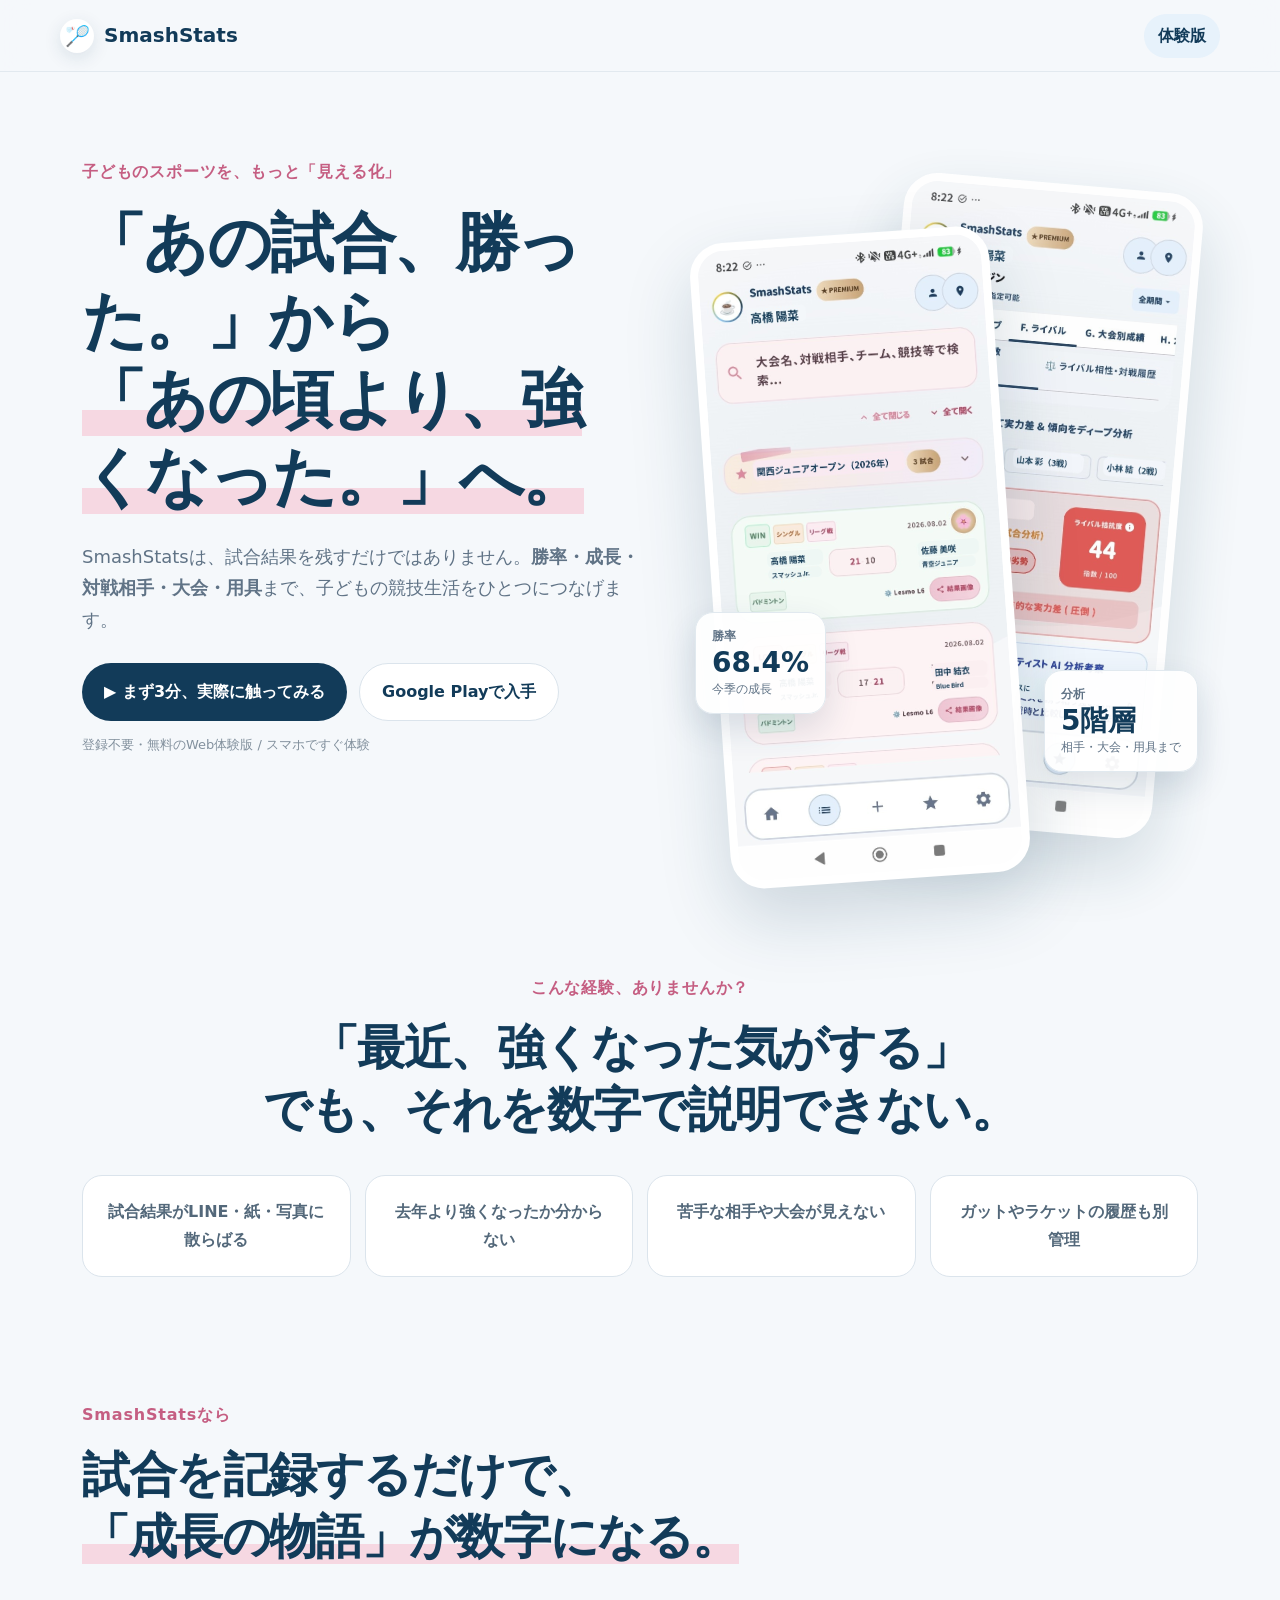
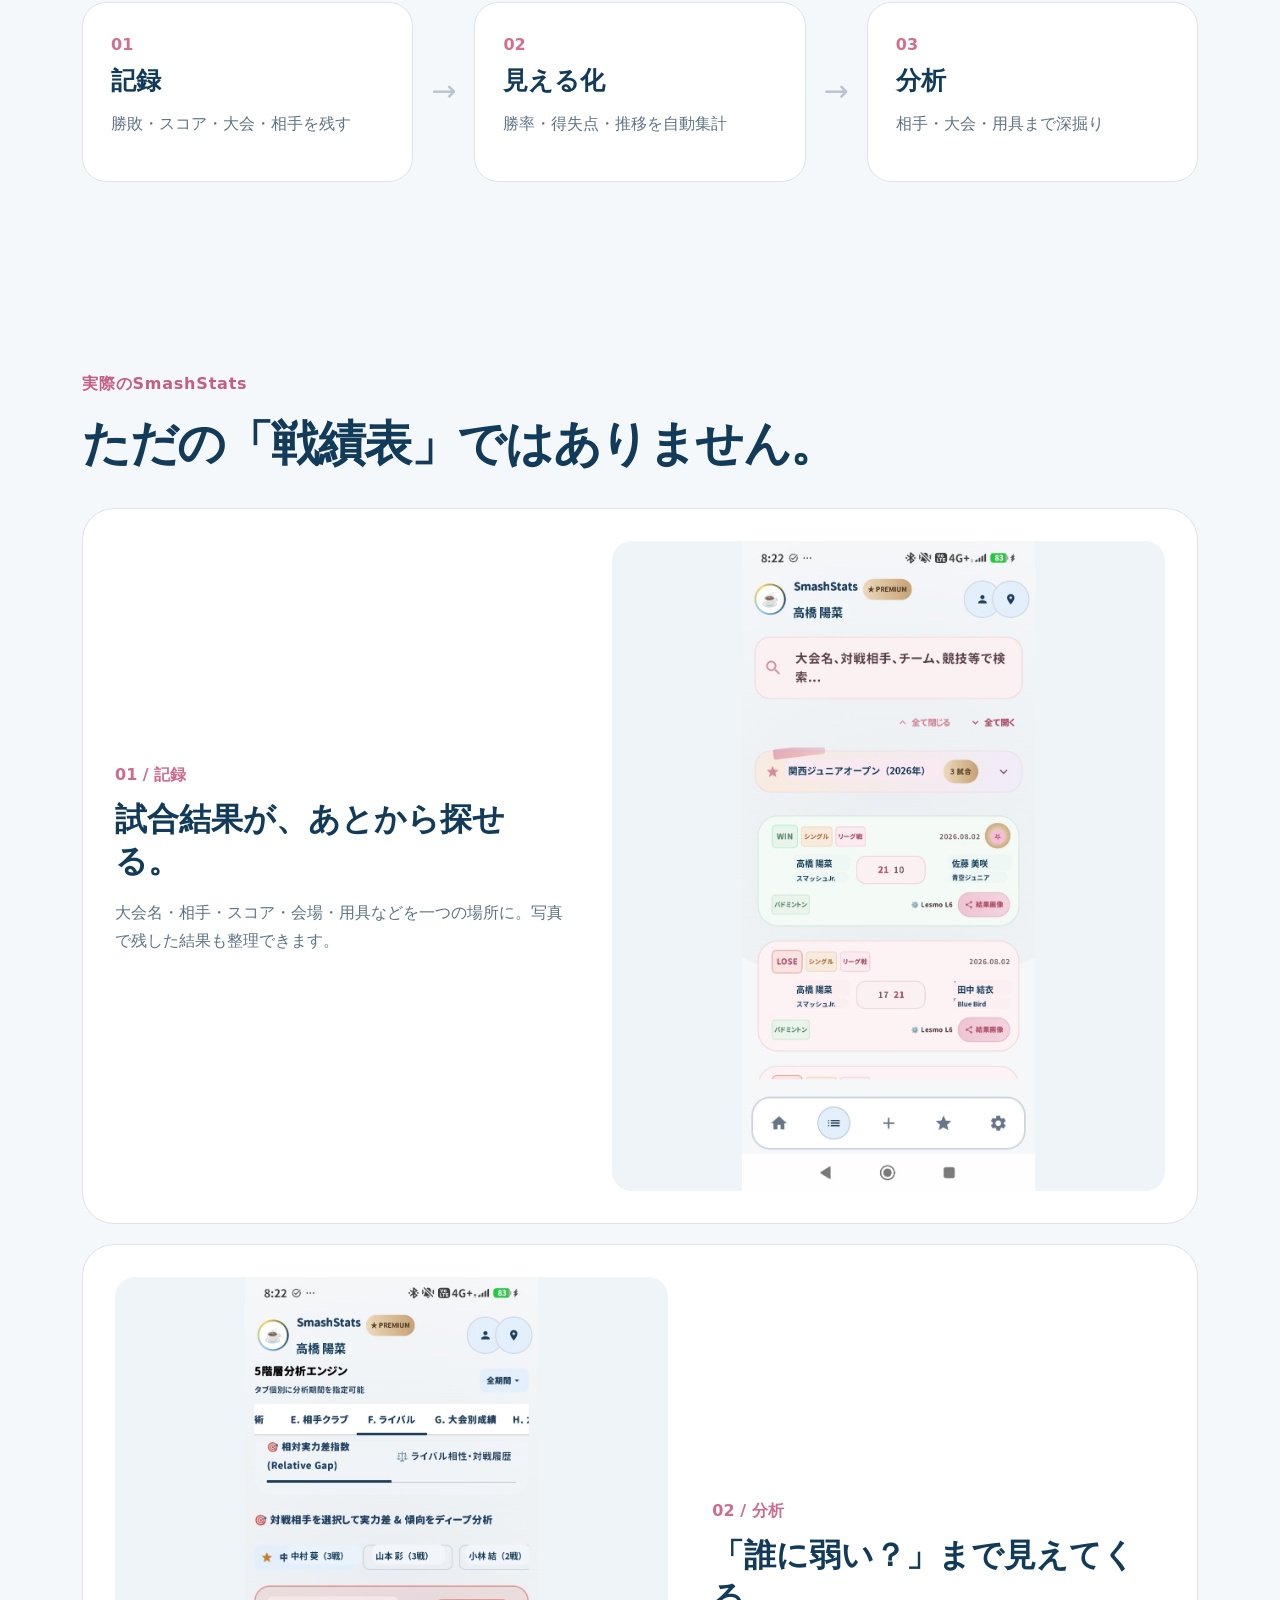
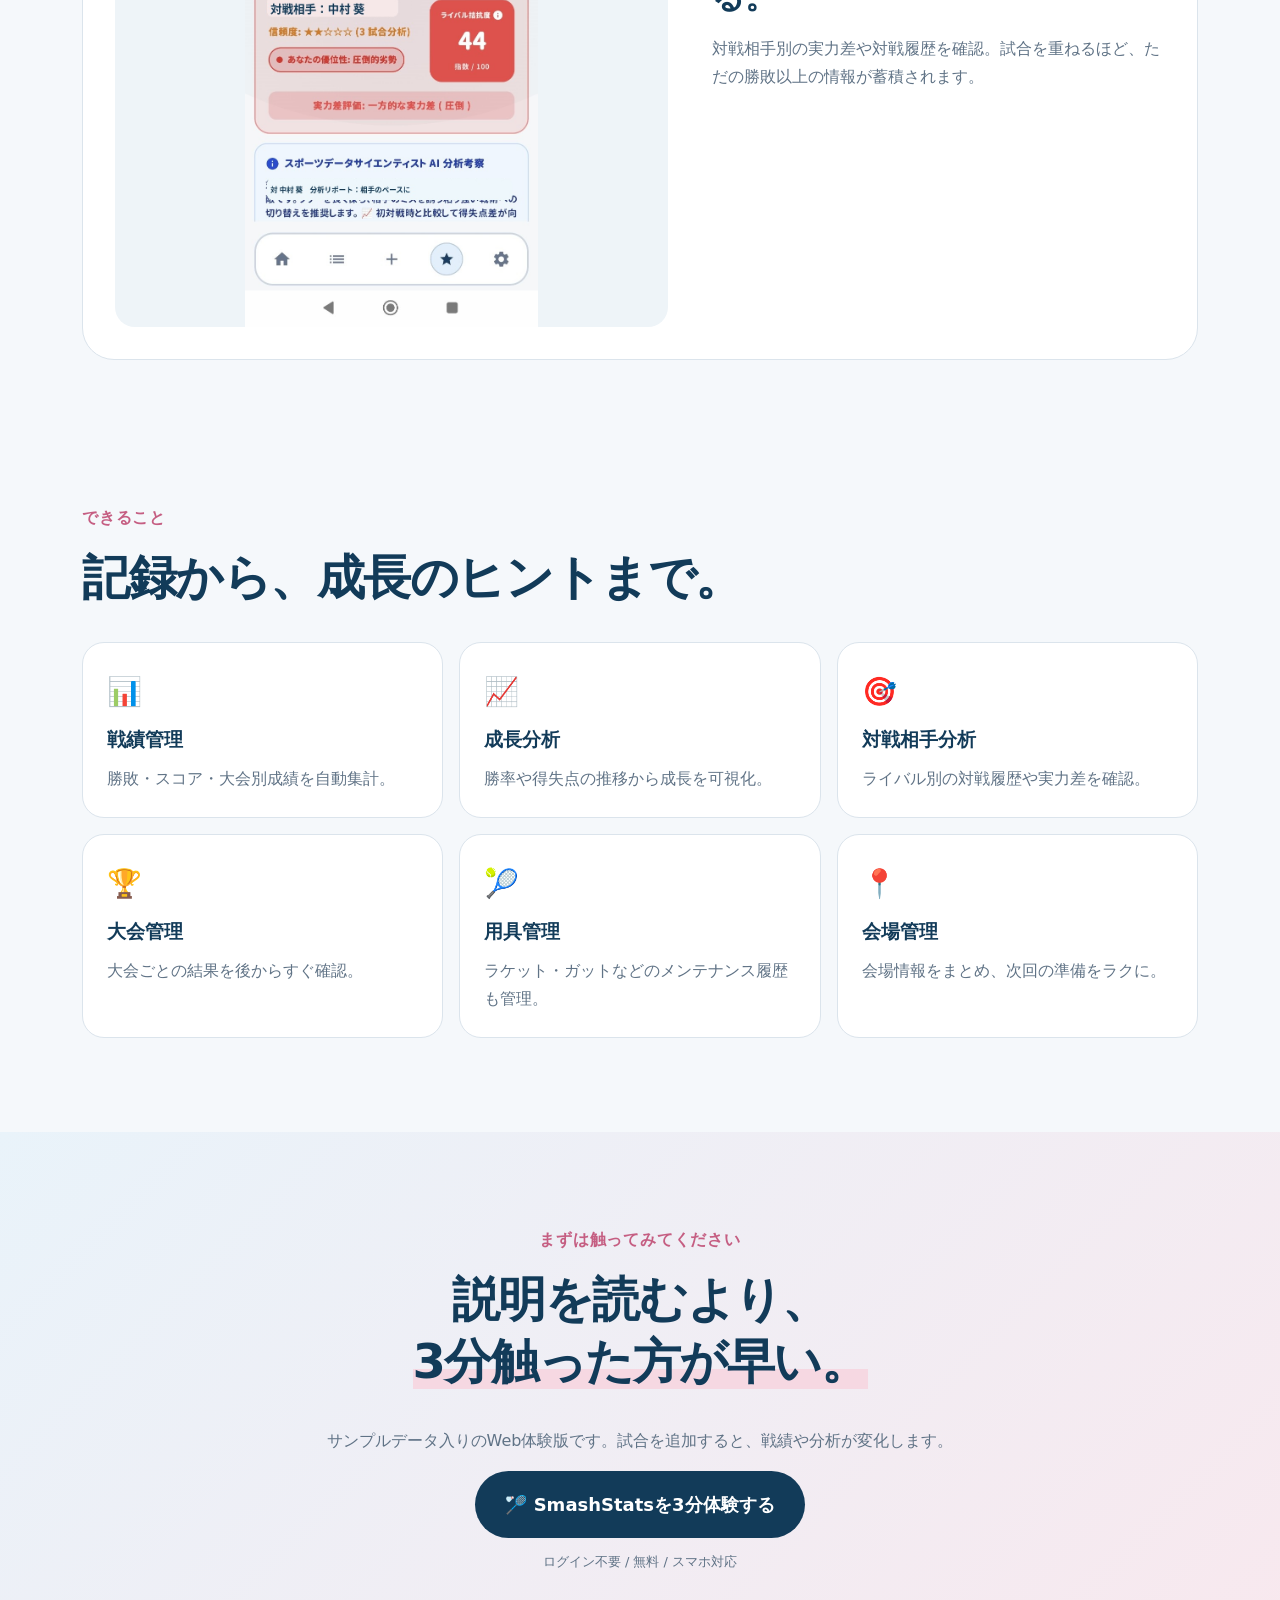
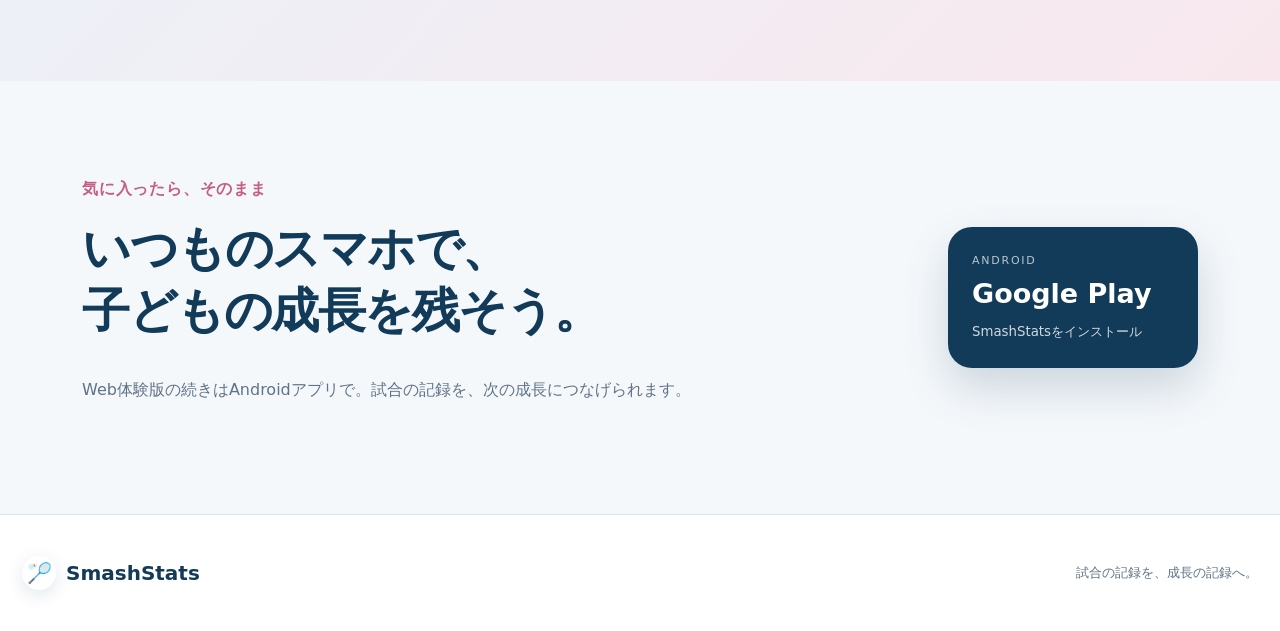
<file: index.html>
<!doctype html>
<html lang="ja">
<head>
<meta charset="utf-8">
<meta name="viewport" content="width=device-width, initial-scale=1, viewport-fit=cover">
<meta name="theme-color" content="#f5f8fb">
<meta name="description" content="SmashStatsは、子どもの試合結果を記録し、戦績・成長・対戦相手まで見える化するスポーツ戦績アプリです。">
<title>SmashStats｜試合の記録を、成長の記録へ。</title>
<link rel="stylesheet" href="styles.css">
</head>
<body>
<header class="nav">
  <a class="brand" href="./"><span class="brand-mark">🏸</span><span>SmashStats</span></a>
  <a class="nav-link" href="demo/">体験版</a>
</header>

<main>
<section class="hero">
  <div class="hero-copy">
    <div class="eyebrow">子どものスポーツを、もっと「見える化」</div>
    <h1>「あの試合、勝った。」から<br><em>「あの頃より、強くなった。」へ。</em></h1>
    <p class="lead">SmashStatsは、試合結果を残すだけではありません。<strong>勝率・成長・対戦相手・大会・用具</strong>まで、子どもの競技生活をひとつにつなげます。</p>
    <div class="cta-row">
      <a class="btn primary" href="demo/">▶ まず3分、実際に触ってみる</a>
      <a class="btn secondary" href="https://play.google.com/store/apps/details?id=com.aistudio.smashstats.vptzqy" target="_blank" rel="noopener">Google Playで入手</a>
    </div>
    <p class="micro">登録不要・無料のWeb体験版 / スマホですぐ体験</p>
  </div>
  <div class="hero-visual">
    <div class="phone phone-back"><img src="assets/screenshots/analysis.jpg" alt="SmashStatsの対戦相手分析画面"></div>
    <div class="phone phone-front"><img src="assets/screenshots/home.jpg" alt="SmashStatsの試合一覧画面"></div>
    <div class="float-card card-1"><b>勝率</b><strong>68.4%</strong><span>今季の成長</span></div>
    <div class="float-card card-2"><b>分析</b><strong>5階層</strong><span>相手・大会・用具まで</span></div>
  </div>
</section>

<section class="emotion">
  <div class="section-kicker">こんな経験、ありませんか？</div>
  <h2>「最近、強くなった気がする」<br>でも、それを数字で説明できない。</h2>
  <div class="problem-grid">
    <div>試合結果がLINE・紙・写真に散らばる</div>
    <div>去年より強くなったか分からない</div>
    <div>苦手な相手や大会が見えない</div>
    <div>ガットやラケットの履歴も別管理</div>
  </div>
</section>

<section class="promise">
  <div class="section-kicker">SmashStatsなら</div>
  <h2>試合を記録するだけで、<br><em>「成長の物語」が数字になる。</em></h2>
  <div class="flow">
    <div><span>01</span><b>記録</b><p>勝敗・スコア・大会・相手を残す</p></div>
    <div class="arrow">→</div>
    <div><span>02</span><b>見える化</b><p>勝率・得失点・推移を自動集計</p></div>
    <div class="arrow">→</div>
    <div><span>03</span><b>分析</b><p>相手・大会・用具まで深掘り</p></div>
  </div>
</section>

<section class="screens">
  <div class="section-kicker">実際のSmashStats</div>
  <h2>ただの「戦績表」ではありません。</h2>
  <div class="screen-grid">
    <article class="screen-card">
      <div class="screen-copy"><span>01 / 記録</span><h3>試合結果が、あとから探せる。</h3><p>大会名・相手・スコア・会場・用具などを一つの場所に。写真で残した結果も整理できます。</p></div>
      <img src="assets/screenshots/home.jpg" alt="SmashStats試合一覧">
    </article>
    <article class="screen-card reverse">
      <div class="screen-copy"><span>02 / 分析</span><h3>「誰に弱い？」まで見えてくる。</h3><p>対戦相手別の実力差や対戦履歴を確認。試合を重ねるほど、ただの勝敗以上の情報が蓄積されます。</p></div>
      <img src="assets/screenshots/analysis.jpg" alt="SmashStats対戦相手分析">
    </article>
  </div>
</section>

<section class="features">
  <div class="section-kicker">できること</div>
  <h2>記録から、成長のヒントまで。</h2>
  <div class="feature-grid">
    <div><span>📊</span><h3>戦績管理</h3><p>勝敗・スコア・大会別成績を自動集計。</p></div>
    <div><span>📈</span><h3>成長分析</h3><p>勝率や得失点の推移から成長を可視化。</p></div>
    <div><span>🎯</span><h3>対戦相手分析</h3><p>ライバル別の対戦履歴や実力差を確認。</p></div>
    <div><span>🏆</span><h3>大会管理</h3><p>大会ごとの結果を後からすぐ確認。</p></div>
    <div><span>🎾</span><h3>用具管理</h3><p>ラケット・ガットなどのメンテナンス履歴も管理。</p></div>
    <div><span>📍</span><h3>会場管理</h3><p>会場情報をまとめ、次回の準備をラクに。</p></div>
  </div>
</section>

<section class="try">
  <div class="try-inner">
    <div class="section-kicker">まずは触ってみてください</div>
    <h2>説明を読むより、<br><em>3分触った方が早い。</em></h2>
    <p>サンプルデータ入りのWeb体験版です。試合を追加すると、戦績や分析が変化します。</p>
    <a class="btn primary big" href="demo/">🏸 SmashStatsを3分体験する</a>
    <p class="micro">ログイン不要 / 無料 / スマホ対応</p>
  </div>
</section>

<section class="download">
  <div>
    <div class="section-kicker">気に入ったら、そのまま</div>
    <h2>いつものスマホで、<br>子どもの成長を残そう。</h2>
    <p>Web体験版の続きはAndroidアプリで。試合の記録を、次の成長につなげられます。</p>
  </div>
  <a class="play-card" href="https://play.google.com/store/apps/details?id=com.aistudio.smashstats.vptzqy" target="_blank" rel="noopener">
    <span>ANDROID</span><b>Google Play</b><small>SmashStatsをインストール</small>
  </a>
</section>
</main>

<footer>
  <div class="brand"><span class="brand-mark">🏸</span><span>SmashStats</span></div>
  <p>試合の記録を、成長の記録へ。</p>
</footer>
</body>
</html>
</file>
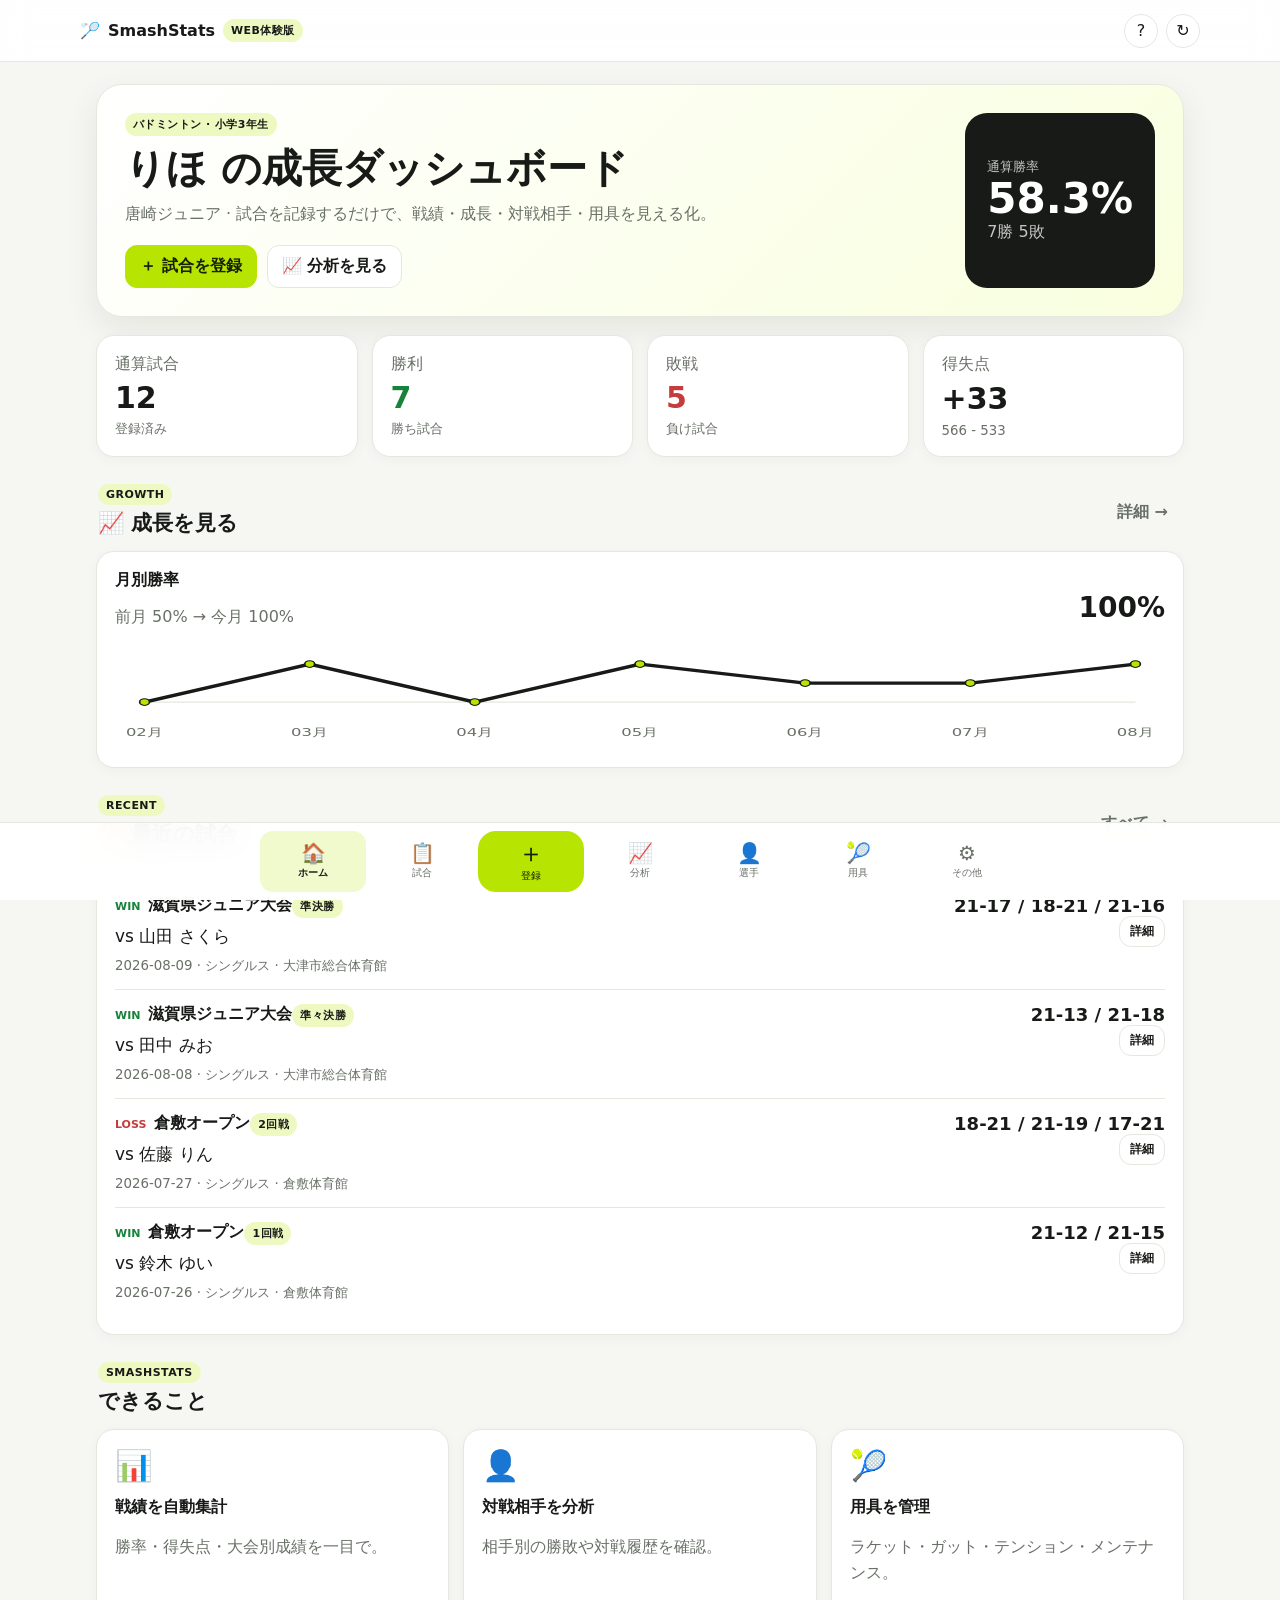
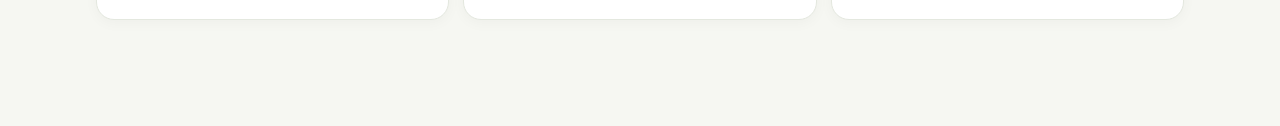
<file: demo/index.html>
<!doctype html>
<html lang="ja">
<head>
<meta charset="utf-8">
<meta name="viewport" content="width=device-width,initial-scale=1,viewport-fit=cover">
<meta name="theme-color" content="#d8ff3e">
<title>SmashStats Web体験版</title>
<link rel="stylesheet" href="app.css">
</head>
<body>
<div id="app"></div>
<script src="app.js"></script>
</body>
</html>
</file>
<file: styles.css>
:root{
  --navy:#123b59; --ink:#18334a; --muted:#607386; --bg:#f5f8fb;
  --pink:#ef7fa5; --pink2:#f8e7ee; --blue:#dceefa; --mint:#dff5eb;
  --gold:#d9ae62; --white:#fff; --line:#dbe4ec;
}
*{box-sizing:border-box}
html{scroll-behavior:smooth}
body{margin:0;font-family:"Noto Sans JP","Noto Sans",system-ui,sans-serif;color:var(--ink);background:var(--bg);line-height:1.75}
a{text-decoration:none;color:inherit}
.nav{height:72px;display:flex;align-items:center;justify-content:space-between;padding:0 max(22px,calc((100vw - 1160px)/2));position:sticky;top:0;z-index:10;background:rgba(245,248,251,.88);backdrop-filter:blur(14px);border-bottom:1px solid rgba(219,228,236,.7)}
.brand{display:flex;gap:10px;align-items:center;font-weight:900;font-size:20px;color:var(--navy)}
.brand-mark{width:34px;height:34px;border-radius:50%;display:grid;place-items:center;background:white;box-shadow:0 5px 18px rgba(18,59,89,.12)}
.nav-link{font-weight:800;color:var(--navy);padding:8px 14px;border-radius:999px;background:#e7f2fb}
.hero{max-width:1160px;margin:0 auto;padding:72px 22px 96px;display:grid;grid-template-columns:1fr .9fr;gap:54px;align-items:center;min-height:760px}
.eyebrow,.section-kicker{text-transform:none;font-weight:900;color:#c55e82;letter-spacing:.05em}
.hero h1{font-size:clamp(38px,5vw,68px);line-height:1.22;letter-spacing:-.04em;margin:18px 0 24px;color:var(--navy)}
.hero h1 em,h2 em{font-style:normal;background:linear-gradient(transparent 65%,#f6d8e2 0)}
.lead{font-size:18px;color:var(--muted);max-width:650px}
.cta-row{display:flex;flex-wrap:wrap;gap:12px;margin:28px 0 10px}
.btn{display:inline-flex;align-items:center;justify-content:center;border-radius:999px;padding:14px 22px;font-weight:900;transition:.2s transform,.2s box-shadow}
.btn:hover{transform:translateY(-2px);box-shadow:0 12px 28px rgba(18,59,89,.14)}
.primary{background:var(--navy);color:#fff}
.secondary{background:#fff;border:1px solid var(--line);color:var(--navy)}
.big{padding:18px 30px;font-size:18px}
.micro{font-size:13px;color:#82909d}
.hero-visual{position:relative;min-height:640px}
.phone{position:absolute;width:min(300px,52vw);border-radius:34px;overflow:hidden;background:white;box-shadow:0 30px 70px rgba(18,59,89,.18);border:8px solid white}
.phone img{display:block;width:100%;height:auto}
.phone-back{right:4%;top:38px;transform:rotate(5deg);opacity:.94}
.phone-front{left:3%;top:90px;transform:rotate(-4deg);z-index:2}
.float-card{position:absolute;z-index:3;background:rgba(255,255,255,.94);border:1px solid #e1e9ef;border-radius:18px;padding:13px 16px;box-shadow:0 15px 35px rgba(18,59,89,.14)}
.float-card b,.float-card span{display:block;font-size:12px;color:var(--muted)}
.float-card strong{display:block;font-size:28px;color:var(--navy);line-height:1.15}
.card-1{left:0;bottom:70px}.card-2{right:0;bottom:12px}
section{padding:94px 22px}
.emotion,.promise,.screens,.features{max-width:1160px;margin:auto}
.emotion{text-align:center}
h2{font-size:clamp(30px,4vw,48px);line-height:1.3;margin:14px 0 34px;color:var(--navy);letter-spacing:-.03em}
.problem-grid{display:grid;grid-template-columns:repeat(4,1fr);gap:14px}
.problem-grid div{padding:22px;border-radius:20px;background:#fff;border:1px solid var(--line);font-weight:800;color:#53687a}
.promise{padding-top:30px}
.flow{display:grid;grid-template-columns:1fr auto 1fr auto 1fr;align-items:center;gap:18px}
.flow>div:not(.arrow){background:#fff;border:1px solid var(--line);border-radius:24px;padding:28px;min-height:180px}
.flow span{display:inline-block;color:#d56d8d;font-weight:900}.flow b{display:block;font-size:25px;color:var(--navy)}.flow p{color:var(--muted);margin:8px 0 0}.arrow{font-size:30px;color:#b8c5d0}
.screens{max-width:1160px}
.screen-card{display:grid;grid-template-columns:.9fr 1.1fr;gap:44px;align-items:center;background:#fff;border:1px solid var(--line);border-radius:32px;padding:32px;margin:20px 0;overflow:hidden}
.screen-card.reverse{grid-template-columns:1.1fr .9fr}.screen-card.reverse img{order:1}.screen-card.reverse .screen-copy{order:2}
.screen-copy span{font-weight:900;color:#cf6b8c}.screen-copy h3{font-size:32px;line-height:1.3;color:var(--navy);margin:10px 0}.screen-copy p{color:var(--muted)}
.screen-card img{width:100%;max-height:650px;object-fit:contain;object-position:center;border-radius:20px;background:#eef4f8}
.features{padding-top:30px}
.feature-grid{display:grid;grid-template-columns:repeat(3,1fr);gap:16px}
.feature-grid div{background:#fff;border:1px solid var(--line);border-radius:22px;padding:24px}.feature-grid span{font-size:28px}.feature-grid h3{margin:8px 0;color:var(--navy)}.feature-grid p{margin:0;color:var(--muted)}
.try{background:linear-gradient(135deg,#e9f3fa,#f8e8ee)}
.try-inner{max-width:760px;margin:auto;text-align:center}.try p{color:var(--muted)}
.download{max-width:1160px;margin:auto;display:flex;justify-content:space-between;align-items:center;gap:30px}
.download>div{max-width:680px}.download p{color:var(--muted)}
.play-card{min-width:250px;padding:24px;border-radius:24px;background:var(--navy);color:#fff;display:flex;flex-direction:column;box-shadow:0 20px 45px rgba(18,59,89,.18)}
.play-card span{font-size:11px;letter-spacing:.16em;opacity:.7}.play-card b{font-size:27px}.play-card small{opacity:.8;margin-top:3px}
footer{padding:34px 22px;background:#fff;border-top:1px solid var(--line);display:flex;max-width:100%;justify-content:space-between;align-items:center}footer p{color:var(--muted);font-size:13px}
@media(max-width:900px){
  .hero{grid-template-columns:1fr;padding-top:46px;min-height:auto}.hero-visual{min-height:560px;max-width:600px;width:100%;margin:auto}
  .phone{width:270px}.phone-front{left:4%}.phone-back{right:0}.float-card{display:none}
  .problem-grid{grid-template-columns:1fr 1fr}.flow{grid-template-columns:1fr;}.arrow{transform:rotate(90deg);text-align:center}
  .screen-card,.screen-card.reverse{grid-template-columns:1fr}.screen-card.reverse img{order:2}.screen-card.reverse .screen-copy{order:1}
  .feature-grid{grid-template-columns:1fr 1fr}.download{flex-direction:column;align-items:flex-start}
}
@media(max-width:560px){
  .nav{height:64px}.hero{padding:42px 18px 60px}.hero h1{font-size:39px}.lead{font-size:16px}.cta-row{flex-direction:column}.btn{width:100%}
  .hero-visual{min-height:490px}.phone{width:230px;border-width:6px;border-radius:26px}.phone-front{left:0;top:55px}.phone-back{right:0;top:10px}
  section{padding:68px 18px}.problem-grid,.feature-grid{grid-template-columns:1fr}.screen-card{padding:18px;border-radius:24px}.screen-copy h3{font-size:26px}
  footer{flex-direction:column;align-items:flex-start;gap:8px}
}
</file>
<file: demo/app.css>
:root{--bg:#f6f7f2;--surface:#fff;--text:#171a16;--muted:#697067;--line:#e4e8df;--primary:#b7e400;--primary2:#d9ff3e;--good:#17833a;--bad:#c63b3b;--shadow:0 12px 34px rgba(20,30,10,.08);--radius:18px}*{box-sizing:border-box}html,body{margin:0;background:var(--bg);color:var(--text);font-family:system-ui,-apple-system,BlinkMacSystemFont,"Noto Sans JP",sans-serif}button,input,select,textarea{font:inherit}button{cursor:pointer}body[data-theme=blue]{--primary:#6ee7f5;--primary2:#b6f5ff}body[data-theme=purple]{--primary:#c7a7ff;--primary2:#e4d6ff}body[data-theme=dark]{--bg:#11140f;--surface:#1b2018;--text:#f2f5ed;--muted:#aeb7a8;--line:#30372d;--shadow:0 12px 34px rgba(0,0,0,.3)}.app{min-height:100dvh;padding-bottom:84px}.top{height:62px;position:sticky;top:0;z-index:20;display:flex;align-items:center;justify-content:space-between;padding:0 max(16px,calc((100vw - 1120px)/2));background:color-mix(in srgb,var(--surface) 88%,transparent);backdrop-filter:blur(14px);border-bottom:1px solid var(--line)}.brand{display:flex;align-items:center;gap:8px}.badge,.tag{display:inline-flex;align-items:center;padding:4px 8px;border-radius:999px;background:color-mix(in srgb,var(--primary) 24%,var(--surface));font-size:11px;font-weight:800;letter-spacing:.04em}.top-actions{display:flex;gap:8px}.iconbtn{width:34px;height:34px;border:1px solid var(--line);border-radius:50%;background:var(--surface);color:var(--text)}.content{max-width:1120px;margin:0 auto;padding:22px 16px}.view{display:none}.view.active{display:block}.hero{background:linear-gradient(135deg,var(--surface),color-mix(in srgb,var(--primary2) 17%,var(--surface)));border:1px solid var(--line);border-radius:26px;padding:28px;box-shadow:var(--shadow);margin-bottom:18px}.hero.compact{padding:24px}.homehero{display:flex;justify-content:space-between;gap:24px}.hero h1{font-size:clamp(26px,4vw,40px);line-height:1.1;margin:10px 0}.hero p{color:var(--muted);line-height:1.7;margin:6px 0 18px}.hero-score{min-width:180px;border-radius:22px;background:var(--text);color:var(--surface);padding:22px;display:flex;flex-direction:column;justify-content:center}.hero-score strong{font-size:42px;line-height:1.1}.hero-score small,.hero-score span{opacity:.75}.cta-row{display:flex;gap:10px;flex-wrap:wrap}.btn,.textbtn{border:1px solid var(--line);background:var(--surface);color:var(--text);border-radius:12px;padding:10px 14px;font-weight:700}.btn.primary{background:var(--primary);border-color:var(--primary);color:#172000}.btn.danger{color:var(--bad);border-color:color-mix(in srgb,var(--bad) 25%,var(--line))}.btn.small{padding:6px 10px;font-size:12px}.textbtn{border:0;background:transparent;color:var(--muted)}.grid{display:grid;gap:14px}.g4{grid-template-columns:repeat(4,1fr)}.g3{grid-template-columns:repeat(3,1fr)}.g2{grid-template-columns:repeat(2,1fr)}.card{background:var(--surface);border:1px solid var(--line);border-radius:var(--radius);padding:18px;box-shadow:0 3px 14px rgba(20,30,10,.035)}.statcard{min-height:122px;display:flex;flex-direction:column;justify-content:space-between}.statcard span,.statcard small{color:var(--muted)}.statcard b,.stat{font-size:30px;line-height:1}.win{color:var(--good)}.loss{color:var(--bad)}.result{font-size:11px;font-weight:900;margin-right:8px}.section-head{display:flex;align-items:center;justify-content:space-between;margin:26px 2px 10px}.section-head h2{margin:4px 0;font-size:21px}.item{padding:14px 0;border-bottom:1px solid var(--line)}.item:last-child{border-bottom:0}.between{display:flex;justify-content:space-between;gap:16px;align-items:center}.muted{color:var(--muted)}.matchrow{display:flex;justify-content:space-between;gap:14px}.opponent{font-size:17px;margin:7px 0}.match-right{text-align:right}.score{font-weight:900;font-size:18px;white-space:nowrap}.pillrow{display:flex;gap:8px;flex-wrap:wrap;align-items:center}.stickyfilters{position:sticky;top:62px;z-index:10;margin-bottom:14px}.mini-select{border:1px solid var(--line);border-radius:12px;padding:9px;background:var(--surface);color:var(--text)}.filterstat{margin-left:auto;color:var(--muted);font-size:13px}.chartcard{overflow:hidden}.metric{font-size:28px}.svgchart{width:100%;height:105px}.svgchart svg{width:100%;height:100%}.svgchart .axis{stroke:var(--line);stroke-width:1}.svgchart .line{fill:none;stroke:var(--text);stroke-width:3;stroke-linecap:round;stroke-linejoin:round}.svgchart .dot{fill:var(--primary);stroke:var(--text);stroke-width:1}.svgchart text{font-size:10px;fill:var(--muted)}.feature{min-height:160px}.feature .icon{font-size:30px;margin-bottom:14px}.feature p{color:var(--muted);line-height:1.6}.actioncard{border:1px solid var(--line);text-align:left;color:var(--text)}.actioncard span{display:block;margin-top:14px;font-weight:800}.icon.big{font-size:42px}.analysis-tabs{display:flex;gap:8px;overflow:auto;margin-bottom:14px;padding-bottom:3px}.analysis-tabs button{min-width:92px;border:1px solid var(--line);background:var(--surface);border-radius:15px;padding:10px 14px;color:var(--muted)}.analysis-tabs button.active{background:var(--primary);border-color:var(--primary);color:#172000}.analysis-tabs b,.analysis-tabs span{display:block}.analysis-tabs b{font-size:18px}.analysis-tabs span{font-size:11px;margin-top:2px}.cardtitle{font-weight:900;margin-bottom:14px}.bigmetric{font-size:48px;font-weight:900}.progress{height:9px;background:var(--line);border-radius:99px;overflow:hidden;margin:12px 0}.progress i{display:block;height:100%;background:var(--primary);border-radius:99px}.progress.mini{height:6px;width:120px;margin:6px 0 0}.metricgrid{display:grid;grid-template-columns:repeat(2,1fr);gap:12px;margin-top:16px}.metricgrid div{background:color-mix(in srgb,var(--primary) 9%,var(--surface));border-radius:12px;padding:12px}.metricgrid small,.metricgrid b{display:block}.metricgrid small{color:var(--muted)}.metricgrid b{font-size:20px;margin-top:4px}.bars{display:grid;gap:15px}.barrow{display:grid;grid-template-columns:60px 1fr 30px;gap:10px;align-items:center}.barrow div{height:12px;background:var(--line);border-radius:99px;overflow:hidden}.barrow i{display:block;height:100%;background:var(--primary);border-radius:99px}.analytics-row{display:flex;justify-content:space-between;gap:20px;align-items:center;padding:14px 0;border-bottom:1px solid var(--line)}.analytics-row:last-child{border-bottom:0}.analytics-row small,.rowmetric{display:block;color:var(--muted);margin-top:4px}.rowmetric{text-align:right}.rowmetric b{color:var(--text);font-size:17px}.radar{height:240px;position:relative;display:grid;place-items:center}.radarpoly{width:160px;height:160px;clip-path:polygon(50% 0,95% 28%,78% 100%,22% 100%,5% 28%);background:color-mix(in srgb,var(--primary) 35%,transparent);border:2px solid var(--text)}.radarvalue{position:absolute;width:120px;height:120px;clip-path:polygon(50% 8%,80% 38%,68% 85%,30% 78%,20% 35%);background:color-mix(in srgb,var(--primary) 70%,transparent)}.rlabel{position:absolute;font-size:11px;font-weight:800}.r1{top:12px}.r2{right:12px;top:65px}.r3{right:34px;bottom:25px}.r4{left:20px;bottom:25px}.gauge{padding:10px 0 18px}.gauge b{display:block;font-size:42px}.gauge span{display:block;color:var(--muted)}.gauge i{display:block;height:10px;background:var(--primary);border-radius:99px;margin-top:12px}.insight{background:color-mix(in srgb,var(--primary) 12%,var(--surface));border-left:4px solid var(--primary);padding:16px;border-radius:12px;line-height:1.8}.playercard,.gearcard,.venuecard{display:flex;align-items:center;gap:16px}.avatar,.gearicon{width:64px;height:64px;border-radius:20px;background:var(--primary);display:grid;place-items:center;font-size:28px;font-weight:900;flex:none}.playerinfo{flex:1}.playerinfo h2,.gearcard h2,.venuecard h2{margin:4px 0}.playerinfo p,.gearcard p,.venuecard p{margin:4px 0;color:var(--muted)}.playerstats,.gearstat{text-align:right}.playerstats b,.gearstat b{font-size:25px}.playerstats small,.gearstat small{display:block;color:var(--muted)}.venuecard{cursor:pointer}.venuefacts{display:flex;gap:16px;flex-wrap:wrap;margin-top:12px;font-size:12px;color:var(--muted)}.venuefacts b{color:var(--text)}.themechoices,.languagechips{display:flex;gap:8px;flex-wrap:wrap}.theme,.chip{border:1px solid var(--line);background:var(--surface);color:var(--text);border-radius:12px;padding:9px 12px}.theme.selected,.chip.selected{background:var(--primary);border-color:var(--primary);font-weight:800}.premium{background:linear-gradient(135deg,var(--text),#30382b);color:#fff}.premium p{color:#d5ddd0}.modal{display:none;position:fixed;inset:0;background:rgba(0,0,0,.48);z-index:100;align-items:flex-end;justify-content:center}.modal.open{display:flex}.sheet{width:min(900px,100%);max-height:92dvh;overflow:auto;background:var(--surface);color:var(--text);border-radius:24px 24px 0 0;padding:22px;box-shadow:0 -20px 60px rgba(0,0,0,.2)}.modalhead{display:flex;justify-content:space-between;align-items:flex-start;gap:12px;margin-bottom:18px}.modalhead h2{margin:5px 0}.formsection{padding:16px 0;border-top:1px solid var(--line)}.formsection h3{margin:0 0 14px;font-size:15px}.field{display:flex;flex-direction:column;gap:6px;margin-bottom:12px}.field label{font-size:12px;font-weight:800;color:var(--muted)}.field input,.field select,.field textarea{width:100%;border:1px solid var(--line);border-radius:12px;background:var(--surface);color:var(--text);padding:11px 12px;outline:none}.field input:focus,.field select:focus,.field textarea:focus{border-color:var(--primary)}.modalactions{display:flex;justify-content:flex-end;gap:8px;margin-top:18px;flex-wrap:wrap}.scorehero{text-align:center;background:color-mix(in srgb,var(--primary) 12%,var(--surface));padding:22px;border-radius:18px;margin-bottom:14px}.scorehero span,.scorehero small{display:block;color:var(--muted)}.scorehero strong{display:block;font-size:32px;margin:8px}.igpreview{width:min(360px,100%);margin:0 auto;aspect-ratio:4/5;background:linear-gradient(160deg,#efffc2,#fff);border-radius:22px;padding:26px;display:flex;flex-direction:column;justify-content:space-between;color:#111}.igpreview h1{font-size:38px;line-height:1;margin:30px 0}.igscore{font-size:28px;font-weight:900}.igpreview footer{font-size:11px;font-weight:800}.center{text-align:center}.helpgrid{display:grid;grid-template-columns:repeat(2,1fr);gap:10px}.helpgrid .item{border:1px solid var(--line);padding:14px;border-radius:14px}.helpgrid p{color:var(--muted);line-height:1.6}.empty{padding:30px;text-align:center;color:var(--muted)}.toast{position:fixed;left:50%;bottom:100px;transform:translate(-50%,20px);background:#171a16;color:#fff;padding:11px 16px;border-radius:99px;opacity:0;pointer-events:none;transition:.2s;z-index:200;font-size:13px}.toast.show{opacity:1;transform:translate(-50%,0)}.nav{position:fixed;left:0;right:0;bottom:0;z-index:30;height:78px;background:color-mix(in srgb,var(--surface) 94%,transparent);backdrop-filter:blur(16px);border-top:1px solid var(--line);display:flex;justify-content:center;gap:3px;padding:8px max(6px,calc((100vw - 760px)/2))}.nav button{flex:1;max-width:108px;border:0;background:transparent;color:var(--muted);border-radius:13px;display:flex;flex-direction:column;align-items:center;justify-content:center;gap:3px}.nav button span{font-size:20px;line-height:1}.nav button small{font-size:10px}.nav button.active{background:color-mix(in srgb,var(--primary) 20%,var(--surface));color:var(--text);font-weight:900}.nav button[data-nav=register]{background:var(--primary);color:#172000;border-radius:18px}.nav button[data-nav=register] span{font-size:26px}.nav button[data-nav=register] small{font-size:10px}.phone{display:flex;justify-content:center}.phone-screen{width:min(330px,100%);background:linear-gradient(150deg,#efffc2,#fff);border-radius:26px;padding:24px;min-height:440px}.mini-card{background:#fff;border:1px solid #e5e8df;border-radius:16px;padding:16px;margin-top:18px}.mini-card .stat{margin:12px 0;font-size:28px}@media(max-width:760px){.content{padding:14px 12px}.top{padding:0 12px}.homehero{display:block}.hero-score{margin-top:18px;min-width:0}.g4,.g3,.g2{grid-template-columns:1fr}.g4{grid-template-columns:repeat(2,1fr)}.filterstat{width:100%;margin-left:0}.matchrow{align-items:flex-start}.match-right{min-width:105px}.playercard,.gearcard,.venuecard{align-items:flex-start}.helpgrid{grid-template-columns:1fr}.sheet{padding:18px}.nav{height:74px}.nav button{max-width:none}.statcard{min-height:100px}.hero{padding:20px}.hero h1{font-size:27px}.section-head{margin-top:22px}}@media(max-width:430px){.g4{grid-template-columns:1fr 1fr}.g4 .statcard b{font-size:26px}.brand .badge{display:none}.match-right .score{font-size:14px}.playerstats,.gearstat{margin-left:auto}.content{padding-bottom:10px}}
</file>
